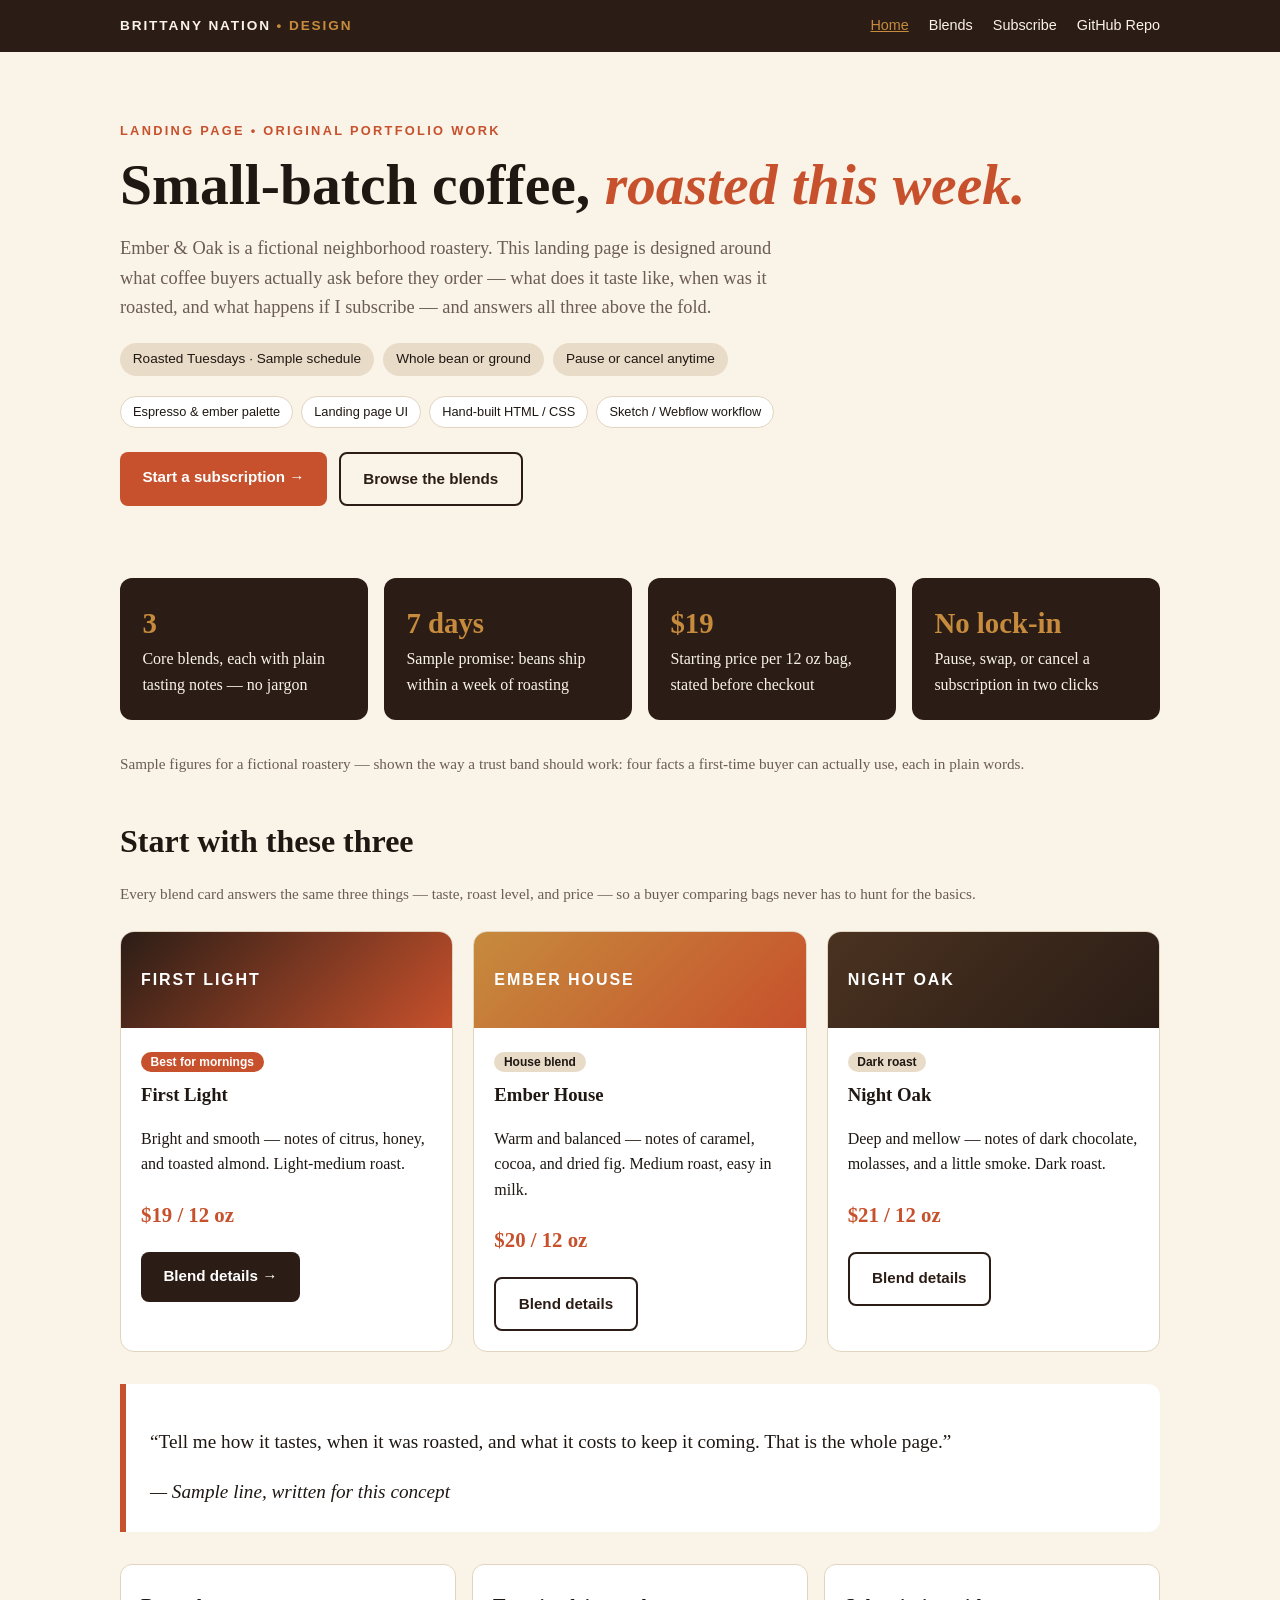
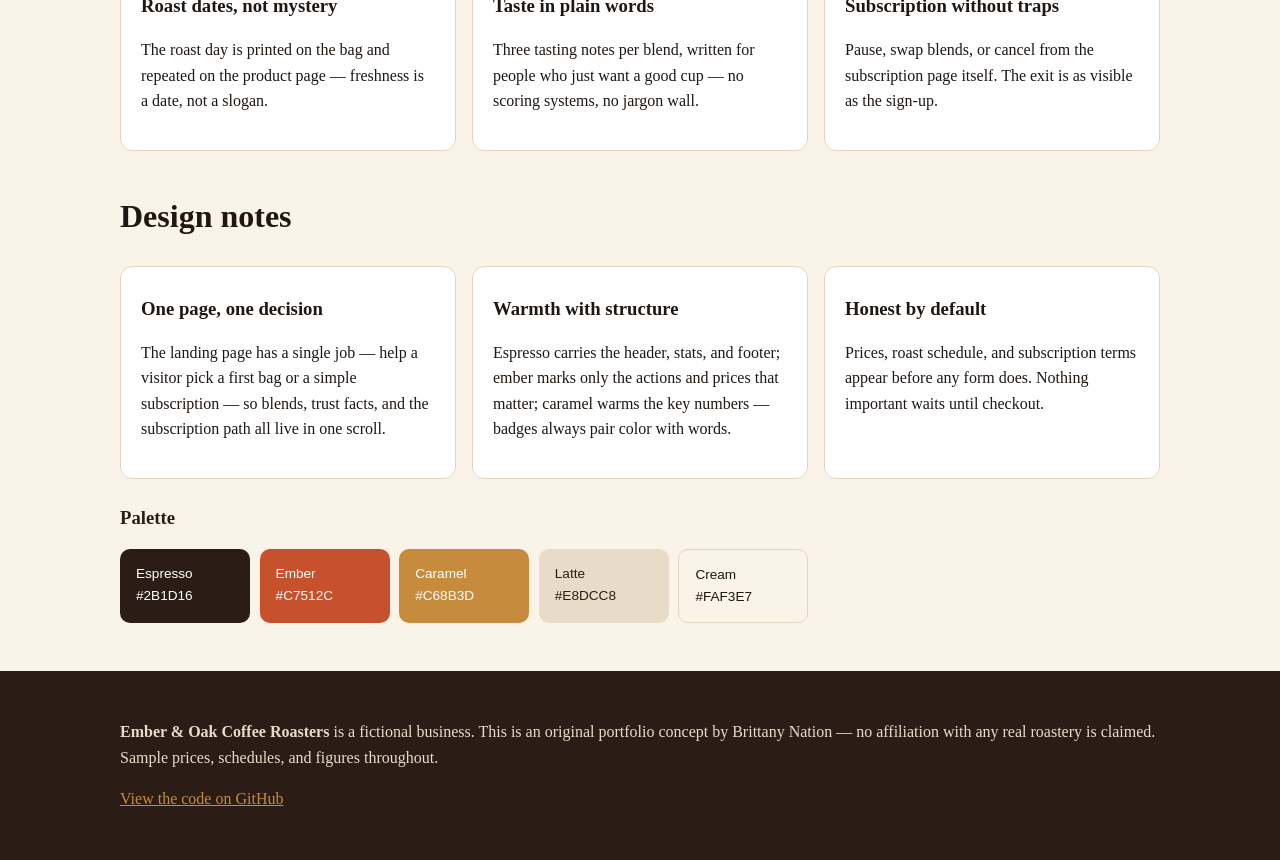
<file: index.html>
<!doctype html>
<html lang="en">
<head>
<meta charset="utf-8">
<meta name="viewport" content="width=device-width, initial-scale=1">
<title>Ember &amp; Oak Coffee Roasters — Landing Page UI Concept | Brittany Nation</title>
<meta name="description" content="Ember & Oak is an original landing page UI concept for a fictional small-batch coffee roastery — three blends with tasting notes up front, a simple subscription, and roast dates stated before checkout, in espresso, caramel, and ember.">
<meta property="og:type" content="website">
<meta property="og:title" content="Ember &amp; Oak Coffee Roasters — Landing Page UI Concept | Brittany Nation">
<meta property="og:description" content="An original landing page concept — small-batch coffee with tasting notes, roast dates, and a simple subscription, in espresso, caramel &amp; ember. Designed by Brittany Nation (Sketch / Webflow workflow, hand-built HTML/CSS).">
<meta property="og:url" content="https://brittanynation.github.io/coffee-roastery-landing/">
<meta property="og:image" content="https://brittanynation.github.io/coffee-roastery-landing/og-image.png">
<meta property="og:image:width" content="1200">
<meta property="og:image:height" content="627">
<meta name="twitter:card" content="summary_large_image">
<meta name="twitter:title" content="Ember &amp; Oak Coffee Roasters — Landing Page UI Concept | Brittany Nation">
<meta name="twitter:description" content="Landing page UI concept for a fictional small-batch coffee roastery. Espresso, caramel &amp; ember. Original portfolio work by Brittany Nation.">
<meta name="twitter:image" content="https://brittanynation.github.io/coffee-roastery-landing/og-image.png">
<link rel="stylesheet" href="styles.css">
</head>
<body>
<a class="skip" href="#main">Skip to content</a>
<header class="topbar"><div class="wrap"><div class="brand">BRITTANY NATION <span>• DESIGN</span></div><nav class="nav" aria-label="Project"><a href="index.html" aria-current="page">Home</a><a href="blends.html">Blends</a><a href="subscribe.html">Subscribe</a><a href="https://github.com/BrittanyNation/coffee-roastery-landing">GitHub Repo</a></nav></div></header>
<main id="main"><div class="wrap">
  <section class="hero">
    <p class="eyebrow">Landing Page • Original Portfolio Work</p>
    <h1>Small-batch coffee, <em>roasted this week.</em></h1>
    <p class="lede">Ember &amp; Oak is a fictional neighborhood roastery. This landing page is designed around what coffee buyers actually ask before they order — what does it taste like, when was it roasted, and what happens if I subscribe — and answers all three above the fold.</p>
    <div class="meta-row"><span>Roasted Tuesdays · Sample schedule</span><span>Whole bean or ground</span><span>Pause or cancel anytime</span></div>
    <div class="pills"><span class="pill">Espresso &amp; ember palette</span><span class="pill">Landing page UI</span><span class="pill">Hand-built HTML / CSS</span><span class="pill">Sketch / Webflow workflow</span></div>
    <div class="cta-row"><a class="btn btn-ember" href="subscribe.html">Start a subscription →</a><a class="btn btn-ghost" href="blends.html">Browse the blends</a></div>
  </section>

  <section aria-label="The roastery at a glance">
    <div class="stats">
      <div class="stat"><strong>3</strong><span>Core blends, each with plain tasting notes — no jargon</span></div>
      <div class="stat"><strong>7 days</strong><span>Sample promise: beans ship within a week of roasting</span></div>
      <div class="stat"><strong>$19</strong><span>Starting price per 12 oz bag, stated before checkout</span></div>
      <div class="stat"><strong>No lock-in</strong><span>Pause, swap, or cancel a subscription in two clicks</span></div>
    </div>
    <p class="hint">Sample figures for a fictional roastery — shown the way a trust band should work: four facts a first-time buyer can actually use, each in plain words.</p>
  </section>

  <section aria-label="Featured blends">
    <h2>Start with these three</h2>
    <p class="hint">Every blend card answers the same three things — taste, roast level, and price — so a buyer comparing bags never has to hunt for the basics.</p>
    <div class="grid3">
      <article class="card">
        <div class="card-visual v-first">FIRST LIGHT</div>
        <div class="card-body"><span class="badge badge-ember">Best for mornings</span><h3>First Light</h3><p>Bright and smooth — notes of citrus, honey, and toasted almond. Light-medium roast.</p><p class="price">$19 / 12 oz</p><a class="btn btn-primary" href="blends.html">Blend details →</a></div>
      </article>
      <article class="card">
        <div class="card-visual v-second">EMBER HOUSE</div>
        <div class="card-body"><span class="badge">House blend</span><h3>Ember House</h3><p>Warm and balanced — notes of caramel, cocoa, and dried fig. Medium roast, easy in milk.</p><p class="price">$20 / 12 oz</p><a class="btn btn-ghost" href="blends.html">Blend details</a></div>
      </article>
      <article class="card">
        <div class="card-visual v-third">NIGHT OAK</div>
        <div class="card-body"><span class="badge">Dark roast</span><h3>Night Oak</h3><p>Deep and mellow — notes of dark chocolate, molasses, and a little smoke. Dark roast.</p><p class="price">$21 / 12 oz</p><a class="btn btn-ghost" href="blends.html">Blend details</a></div>
      </article>
    </div>
  </section>

  <section aria-label="Why buyers choose Ember and Oak">
    <div class="story"><p>“Tell me how it tastes, when it was roasted, and what it costs to keep it coming. That is the whole page.”</p><cite>— Sample line, written for this concept</cite></div>
    <div class="notes">
      <div class="note"><h3>Roast dates, not mystery</h3><p>The roast day is printed on the bag and repeated on the product page — freshness is a date, not a slogan.</p></div>
      <div class="note"><h3>Taste in plain words</h3><p>Three tasting notes per blend, written for people who just want a good cup — no scoring systems, no jargon wall.</p></div>
      <div class="note"><h3>Subscription without traps</h3><p>Pause, swap blends, or cancel from the subscription page itself. The exit is as visible as the sign-up.</p></div>
    </div>
  </section>

  <section aria-label="Design notes">
    <h2>Design notes</h2>
    <div class="notes">
      <div class="note"><h3>One page, one decision</h3><p>The landing page has a single job — help a visitor pick a first bag or a simple subscription — so blends, trust facts, and the subscription path all live in one scroll.</p></div>
      <div class="note"><h3>Warmth with structure</h3><p>Espresso carries the header, stats, and footer; ember marks only the actions and prices that matter; caramel warms the key numbers — badges always pair color with words.</p></div>
      <div class="note"><h3>Honest by default</h3><p>Prices, roast schedule, and subscription terms appear before any form does. Nothing important waits until checkout.</p></div>
    </div>
    <h3 style="color:var(--espresso)">Palette</h3>
    <div class="swatch">
      <span style="background:#2B1D16;color:#fff">Espresso<br>#2B1D16</span>
      <span style="background:#C7512C;color:#fff">Ember<br>#C7512C</span>
      <span style="background:#C68B3D;color:#fff">Caramel<br>#C68B3D</span>
      <span style="background:#E8DCC8;color:#2B1D16">Latte<br>#E8DCC8</span>
      <span style="background:#FAF3E7;border:1px solid #E2D5C0;color:#1F1712">Cream<br>#FAF3E7</span>
    </div>
  </section>
</div></main>
<footer><div class="wrap"><p><strong>Ember &amp; Oak Coffee Roasters</strong> is a fictional business. This is an original portfolio concept by Brittany Nation — no affiliation with any real roastery is claimed. Sample prices, schedules, and figures throughout.</p><p><a href="https://github.com/BrittanyNation/coffee-roastery-landing">View the code on GitHub</a></p></div></footer>
<script src="subscribe.js"></script>
</body>
</html>
</file>
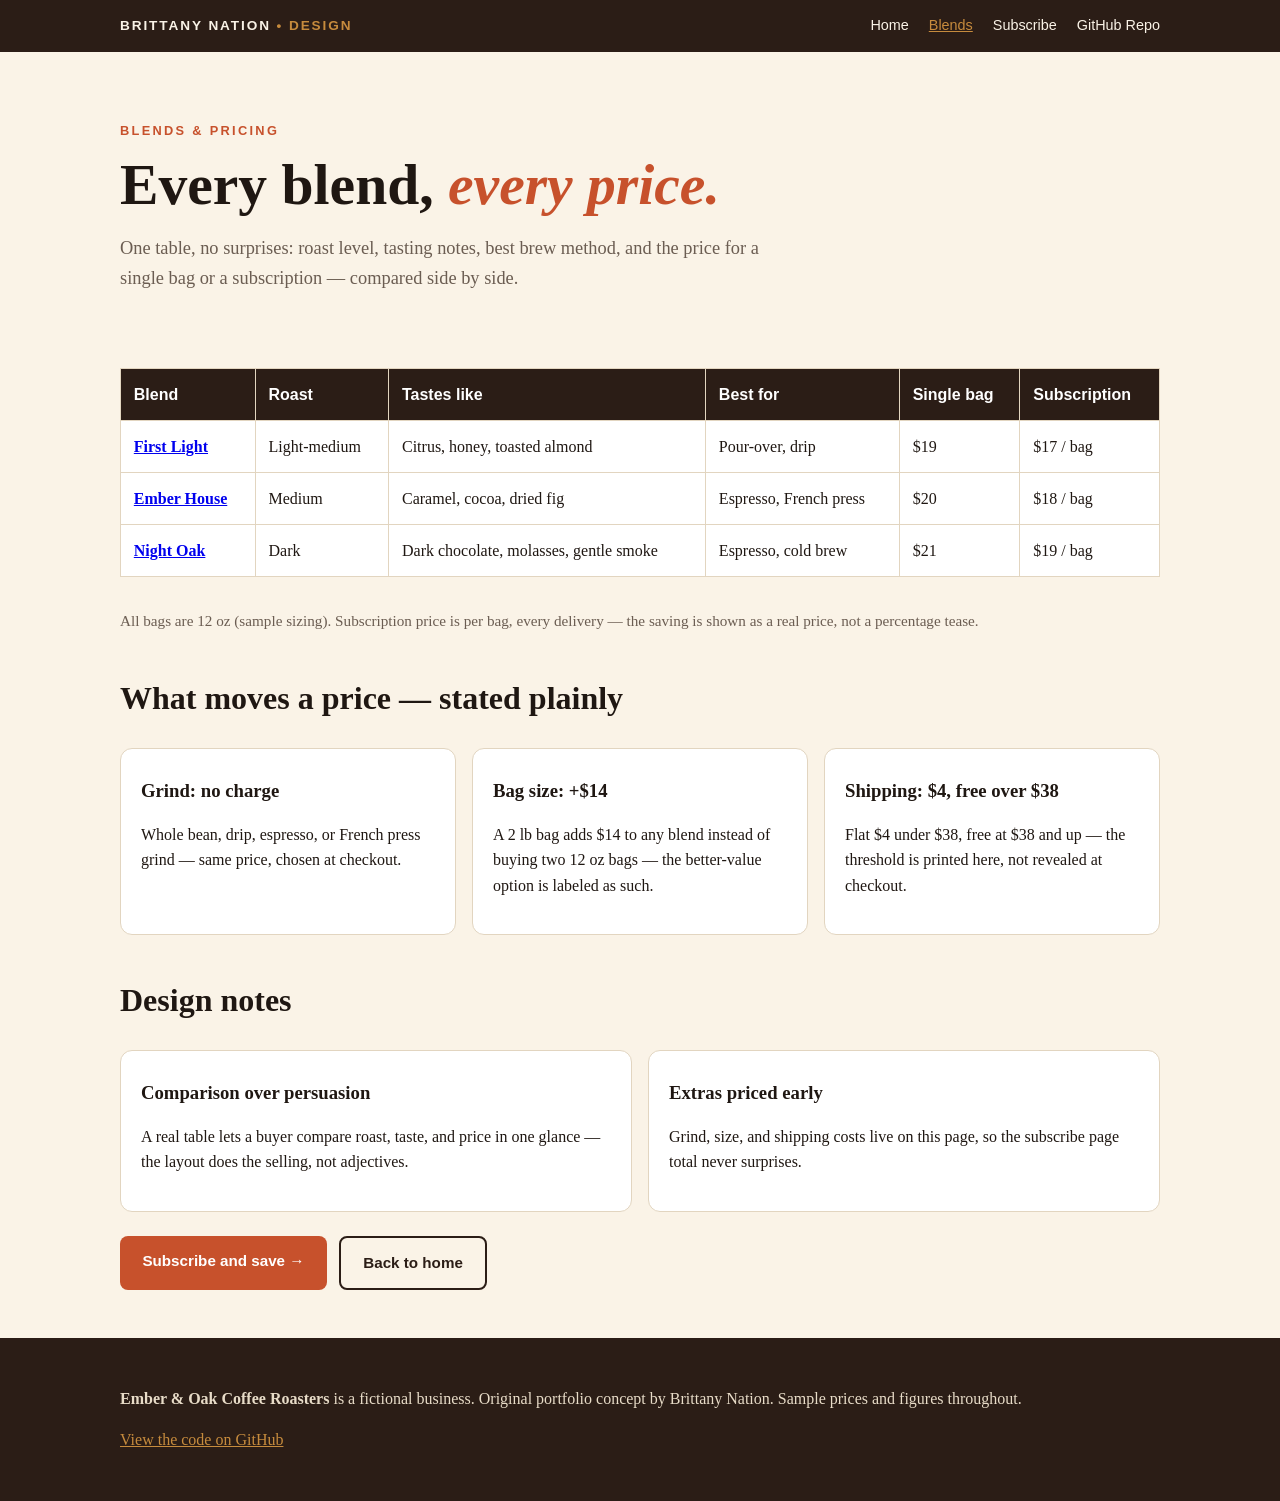
<file: blends.html>
<!doctype html>
<html lang="en">
<head>
<meta charset="utf-8">
<meta name="viewport" content="width=device-width, initial-scale=1">
<title>Blends — Ember &amp; Oak Coffee Roasters | Brittany Nation</title>
<meta name="description" content="All three Ember & Oak blends with roast level, tasting notes, brew guidance, and full pricing — an original landing page UI concept by Brittany Nation.">
<meta property="og:type" content="website">
<meta property="og:title" content="Blends — Ember &amp; Oak Coffee Roasters | Brittany Nation">
<meta property="og:description" content="Three fictional coffee blends with plain tasting notes, roast levels, and prices stated up front. Espresso, caramel &amp; ember.">
<meta property="og:url" content="https://brittanynation.github.io/coffee-roastery-landing/blends.html">
<meta property="og:image" content="https://brittanynation.github.io/coffee-roastery-landing/og-image.png">
<meta property="og:image:width" content="1200"><meta property="og:image:height" content="627">
<meta name="twitter:card" content="summary_large_image">
<meta name="twitter:image" content="https://brittanynation.github.io/coffee-roastery-landing/og-image.png">
<link rel="stylesheet" href="styles.css">
</head>
<body>
<a class="skip" href="#main">Skip to content</a>
<header class="topbar"><div class="wrap"><div class="brand">BRITTANY NATION <span>• DESIGN</span></div><nav class="nav" aria-label="Project"><a href="index.html">Home</a><a href="blends.html" aria-current="page">Blends</a><a href="subscribe.html">Subscribe</a><a href="https://github.com/BrittanyNation/coffee-roastery-landing">GitHub Repo</a></nav></div></header>
<main id="main"><div class="wrap">
  <section class="hero">
    <p class="eyebrow">Blends &amp; Pricing</p>
    <h1>Every blend, <em>every price.</em></h1>
    <p class="lede">One table, no surprises: roast level, tasting notes, best brew method, and the price for a single bag or a subscription — compared side by side.</p>
  </section>
  <section aria-label="Blend comparison">
    <div class="tablewrap"><table>
      <thead><tr><th>Blend</th><th>Roast</th><th>Tastes like</th><th>Best for</th><th>Single bag</th><th>Subscription</th></tr></thead>
      <tbody>
        <tr><td><strong><a href="subscribe.html" data-blend-link="first">First Light</a></strong></td><td>Light-medium</td><td>Citrus, honey, toasted almond</td><td>Pour-over, drip</td><td>$19</td><td>$17 / bag</td></tr>
        <tr><td><strong><a href="subscribe.html" data-blend-link="ember">Ember House</a></strong></td><td>Medium</td><td>Caramel, cocoa, dried fig</td><td>Espresso, French press</td><td>$20</td><td>$18 / bag</td></tr>
        <tr><td><strong><a href="subscribe.html" data-blend-link="night">Night Oak</a></strong></td><td>Dark</td><td>Dark chocolate, molasses, gentle smoke</td><td>Espresso, cold brew</td><td>$21</td><td>$19 / bag</td></tr>
      </tbody>
    </table></div>
    <p class="hint">All bags are 12 oz (sample sizing). Subscription price is per bag, every delivery — the saving is shown as a real price, not a percentage tease.</p>
  </section>
  <section aria-label="What changes the price">
    <h2>What moves a price — stated plainly</h2>
    <div class="notes">
      <div class="note"><h3>Grind: no charge</h3><p>Whole bean, drip, espresso, or French press grind — same price, chosen at checkout.</p></div>
      <div class="note"><h3>Bag size: +$14</h3><p>A 2 lb bag adds $14 to any blend instead of buying two 12 oz bags — the better-value option is labeled as such.</p></div>
      <div class="note"><h3>Shipping: $4, free over $38</h3><p>Flat $4 under $38, free at $38 and up — the threshold is printed here, not revealed at checkout.</p></div>
    </div>
  </section>
  <section aria-label="Design notes for blends page">
    <h2>Design notes</h2>
    <div class="notes">
      <div class="note"><h3>Comparison over persuasion</h3><p>A real table lets a buyer compare roast, taste, and price in one glance — the layout does the selling, not adjectives.</p></div>
      <div class="note"><h3>Extras priced early</h3><p>Grind, size, and shipping costs live on this page, so the subscribe page total never surprises.</p></div>
    </div>
    <div class="cta-row"><a class="btn btn-ember" href="subscribe.html">Subscribe and save →</a><a class="btn btn-ghost" href="index.html">Back to home</a></div>
  </section>
</div></main>
<footer><div class="wrap"><p><strong>Ember &amp; Oak Coffee Roasters</strong> is a fictional business. Original portfolio concept by Brittany Nation. Sample prices and figures throughout.</p><p><a href="https://github.com/BrittanyNation/coffee-roastery-landing">View the code on GitHub</a></p></div></footer>
<script src="subscribe.js"></script>
</body>
</html>
</file>
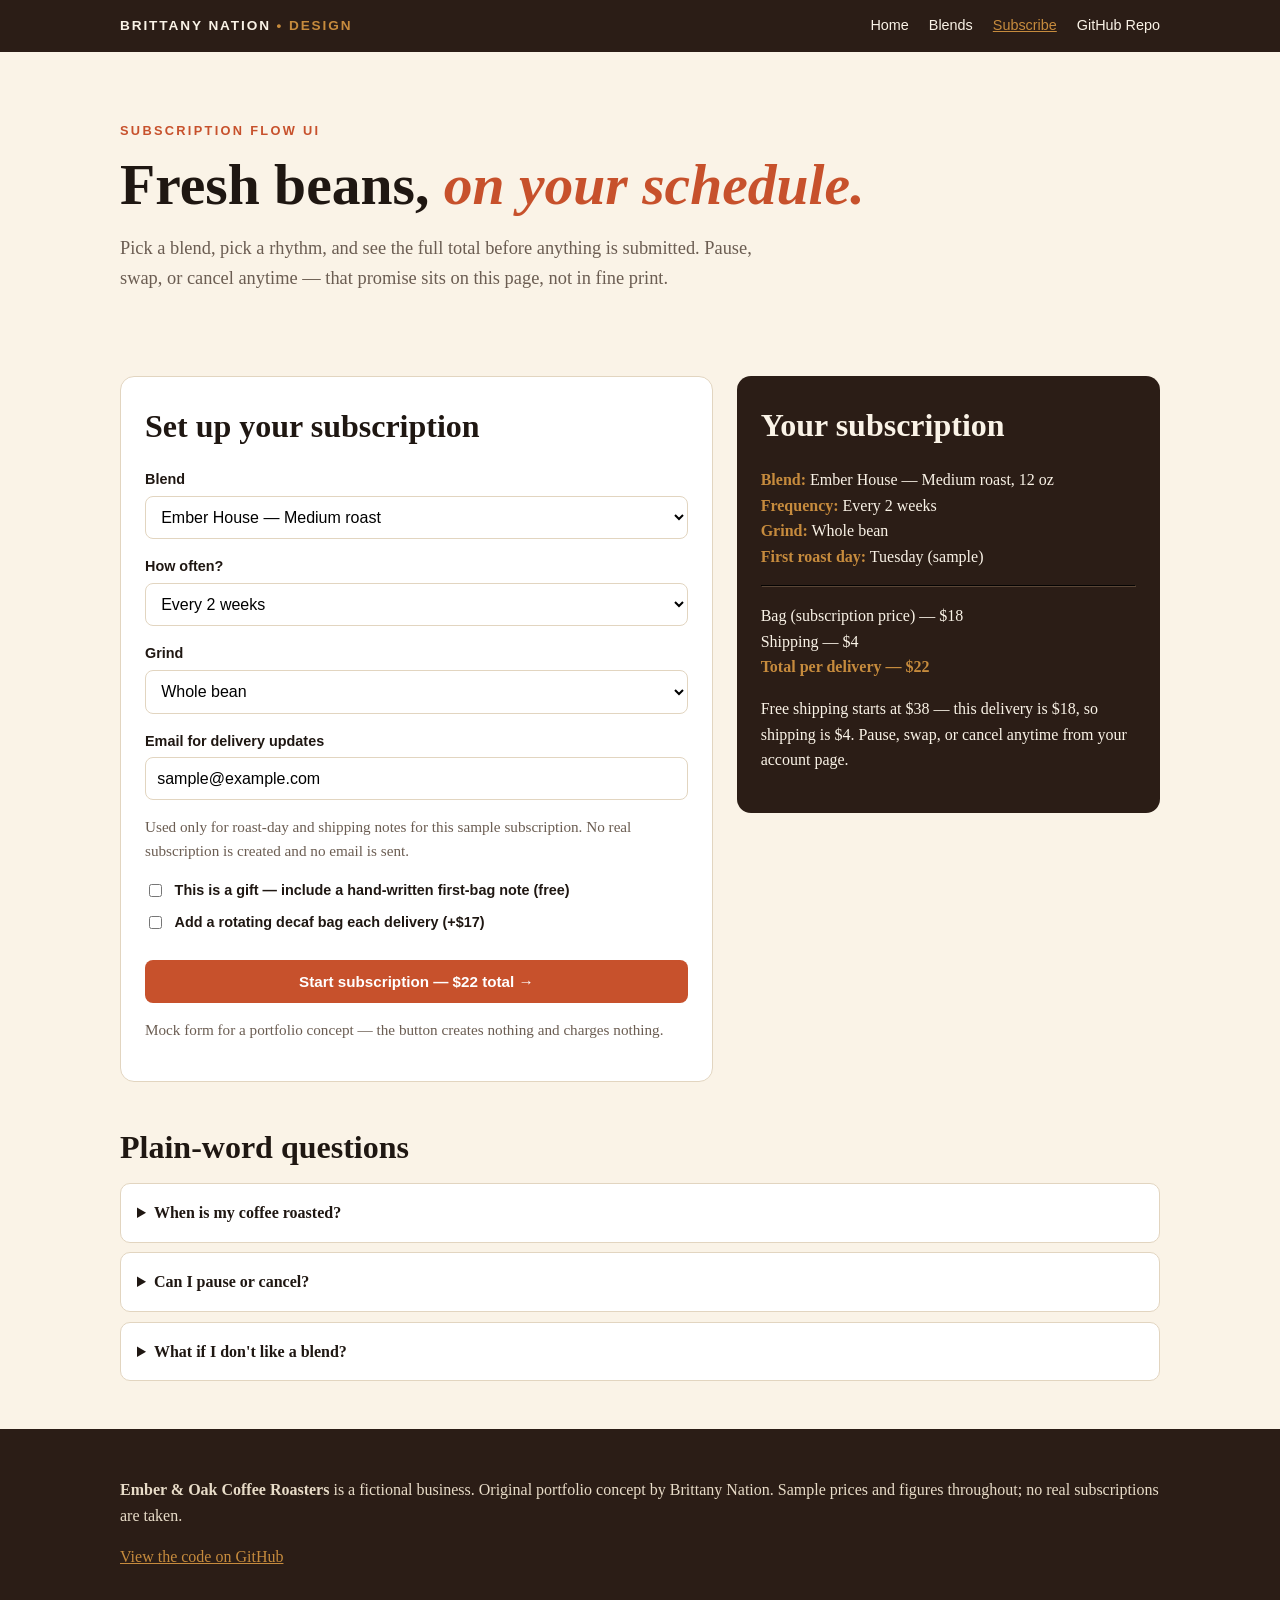
<file: subscribe.html>
<!doctype html>
<html lang="en">
<head>
<meta charset="utf-8">
<meta name="viewport" content="width=device-width, initial-scale=1">
<title>Subscribe — Ember &amp; Oak Coffee Roasters | Brittany Nation</title>
<meta name="description" content="A calm subscription flow UI for Ember & Oak — blend, frequency, and grind chosen in plain steps, with a travelling order summary totaling $22. Original concept by Brittany Nation.">
<meta property="og:type" content="website">
<meta property="og:title" content="Subscribe — Ember &amp; Oak Coffee Roasters | Brittany Nation">
<meta property="og:description" content="Subscription flow UI concept with a travelling summary — blend, frequency, grind, and total stated before submit. Espresso, caramel &amp; ember.">
<meta property="og:url" content="https://brittanynation.github.io/coffee-roastery-landing/subscribe.html">
<meta property="og:image" content="https://brittanynation.github.io/coffee-roastery-landing/og-image.png">
<meta property="og:image:width" content="1200"><meta property="og:image:height" content="627">
<meta name="twitter:card" content="summary_large_image">
<meta name="twitter:image" content="https://brittanynation.github.io/coffee-roastery-landing/og-image.png">
<link rel="stylesheet" href="styles.css">
</head>
<body>
<a class="skip" href="#main">Skip to content</a>
<header class="topbar"><div class="wrap"><div class="brand">BRITTANY NATION <span>• DESIGN</span></div><nav class="nav" aria-label="Project"><a href="index.html">Home</a><a href="blends.html">Blends</a><a href="subscribe.html" aria-current="page">Subscribe</a><a href="https://github.com/BrittanyNation/coffee-roastery-landing">GitHub Repo</a></nav></div></header>
<main id="main"><div class="wrap">
  <section class="hero">
    <p class="eyebrow">Subscription Flow UI</p>
    <h1>Fresh beans, <em>on your schedule.</em></h1>
    <p class="lede">Pick a blend, pick a rhythm, and see the full total before anything is submitted. Pause, swap, or cancel anytime — that promise sits on this page, not in fine print.</p>
  </section>
  <div class="grid2" id="subscribe-grid">
    <form id="subscribe-form" aria-label="Subscription form (mock)" novalidate>
      <h2 style="margin-top:0">Set up your subscription</h2>
      <label for="blend">Blend</label>
      <select id="blend" name="blend"><option value="ember" selected>Ember House — Medium roast</option><option value="first">First Light — Light-medium roast</option><option value="night">Night Oak — Dark roast</option><option value="surprise">Surprise me — roaster's pick each time</option></select>
      <label for="freq">How often?</label>
      <select id="freq" name="freq"><option>Every week</option><option selected>Every 2 weeks</option><option>Every 4 weeks</option></select>
      <label for="grind">Grind</label>
      <select id="grind" name="grind"><option selected>Whole bean</option><option>Drip</option><option>Espresso</option><option>French press</option></select>
      <label for="email">Email for delivery updates</label>
      <input id="email" name="email" type="email" value="sample@example.com" autocomplete="email"><p class="error" id="err-email">Please enter a valid email address for the delivery updates.</p>
      <p class="hint">Used only for roast-day and shipping notes for this sample subscription. No real subscription is created and no email is sent.</p>
      <div class="check"><input type="checkbox" id="gift" name="gift"><label for="gift" style="margin:0">This is a gift — include a hand-written first-bag note (free)</label></div>
      <div class="check"><input type="checkbox" id="decaf" name="decaf"><label for="decaf" style="margin:0">Add a rotating decaf bag each delivery (+$17)</label></div>
      <button class="btn btn-ember" type="submit" id="subscribe-btn" style="border:0;cursor:pointer;width:100%;margin-top:1rem">Start subscription — $22 total →</button>
      <p class="hint">Mock form for a portfolio concept — the button creates nothing and charges nothing.</p>
    </form>
    <aside class="summary" aria-label="Order summary">
      <h2 style="margin-top:0;color:var(--cream)">Your subscription</h2>
      <p id="sum-details"><strong>Blend:</strong> Ember House — Medium roast, 12 oz<br><strong>Frequency:</strong> Every 2 weeks<br><strong>Grind:</strong> Whole bean<br><strong>First roast day:</strong> Tuesday (sample)</p>
      <hr style="border-color:#5A4636">
      <p id="sum-lines">Bag (subscription price) — $18<br>Shipping — $4<br><strong>Total per delivery — $22</strong></p>
      <p id="sum-note">Free shipping starts at $38. Pause, swap, or cancel anytime from your account page.</p>
    </aside>
  </div>
  <section id="sub-confirmation" class="confirmation" aria-label="Subscription confirmation" hidden>
    <h2 style="margin-top:0">Your sample subscription is set up.</h2>
    <p>Reference: <strong id="conf-ref"></strong></p>
    <p id="conf-summary"></p>
    <p>Roast-day and shipping notes would go to <strong id="conf-email"></strong>, starting with the next Tuesday roast (sample schedule).</p>
    <p class="hint">This is a portfolio demo — no real subscription was created, no payment was taken, and no email will be sent. Pause, swap, or cancel anytime — in a live shop, that promise would live on your account page.</p>
    <p><a class="btn btn-ember" href="blends.html">Browse the blends again →</a></p>
  </section>
  <section aria-label="Questions">
    <h2>Plain-word questions</h2>
    <details><summary>When is my coffee roasted?</summary><p>On Tuesdays, in this sample schedule — your bag's roast date is printed on the label and repeated in the shipping email.</p></details>
    <details><summary>Can I pause or cancel?</summary><p>Yes — pause for a delivery, swap blends, or cancel entirely, from your account page, with no phone call and no fee.</p></details>
    <details><summary>What if I don't like a blend?</summary><p>Tell us within the first delivery (sample policy) and the next bag is a different blend on us — the promise is stated here, before you subscribe.</p></details>
  </section>
</div></main>
<footer><div class="wrap"><p><strong>Ember &amp; Oak Coffee Roasters</strong> is a fictional business. Original portfolio concept by Brittany Nation. Sample prices and figures throughout; no real subscriptions are taken.</p><p><a href="https://github.com/BrittanyNation/coffee-roastery-landing">View the code on GitHub</a></p></div></footer>
<script src="subscribe.js"></script>
</body>
</html>
</file>
<file: styles.css>
:root{--espresso:#2B1D16;--ember:#C7512C;--caramel:#C68B3D;--cream:#FAF3E7;--latte:#E8DCC8;--ink:#1F1712;--muted:#6B5D52;--line:#E2D5C0;--white:#fff}
*{box-sizing:border-box}body{margin:0;font-family:Georgia,'Times New Roman',serif;background:var(--cream);color:var(--ink);line-height:1.6}
.skip{position:absolute;left:-9999px}.skip:focus{left:1rem;top:1rem;background:#fff;padding:.5rem 1rem;z-index:10}
.wrap{max-width:1080px;margin:0 auto;padding:0 1.25rem}
.topbar{background:var(--espresso);color:var(--cream)} .topbar .wrap{display:flex;justify-content:space-between;align-items:center;padding:.9rem 1.25rem;flex-wrap:wrap;gap:.75rem}
.brand{font-family:Arial,sans-serif;font-weight:700;letter-spacing:.14em;font-size:.85rem}.brand span{color:var(--caramel)}
.nav{display:flex;gap:1.25rem;flex-wrap:wrap}.nav a{color:var(--cream);text-decoration:none;font-family:Arial,sans-serif;font-size:.9rem}.nav a:hover,.nav a[aria-current]{color:var(--caramel);text-decoration:underline}
.hero{padding:3.5rem 0 2.5rem}.eyebrow{font-family:Arial,sans-serif;letter-spacing:.18em;text-transform:uppercase;color:var(--ember);font-size:.8rem;font-weight:700}
h1{font-size:clamp(2.2rem,5vw,3.6rem);line-height:1.08;margin:.5rem 0 1rem}h1 em{color:var(--ember);font-style:italic}
.lede{font-size:1.15rem;max-width:42rem;color:var(--muted)}
.meta-row{display:flex;gap:.6rem;flex-wrap:wrap;margin:1.25rem 0}.meta-row span{background:var(--latte);padding:.35rem .8rem;border-radius:999px;font-family:Arial,sans-serif;font-size:.85rem}
.pills{display:flex;gap:.5rem;flex-wrap:wrap;margin:1rem 0}.pill{border:1px solid var(--line);background:#fff;padding:.3rem .75rem;border-radius:999px;font-family:Arial,sans-serif;font-size:.8rem}
.cta-row{display:flex;gap:.75rem;flex-wrap:wrap;margin-top:1.5rem}
.btn{display:inline-block;padding:.8rem 1.4rem;border-radius:8px;text-decoration:none;font-family:Arial,sans-serif;font-weight:700;font-size:.95rem}
.btn-ember{background:var(--ember);color:#fff}.btn-primary{background:var(--espresso);color:#fff}.btn-ghost{border:2px solid var(--espresso);color:var(--espresso);background:transparent}
.stats{display:grid;grid-template-columns:repeat(auto-fit,minmax(200px,1fr));gap:1rem;margin:2rem 0}
.stat{background:var(--espresso);color:var(--cream);padding:1.4rem;border-radius:12px}.stat strong{display:block;font-size:1.8rem;color:var(--caramel)}
.hint{color:var(--muted);font-size:.95rem}
h2{font-size:2rem;margin:2.5rem 0 .5rem}h3{margin:.4rem 0}
.grid3{display:grid;grid-template-columns:repeat(auto-fit,minmax(260px,1fr));gap:1.25rem;margin:1.5rem 0}
.card{background:#fff;border:1px solid var(--line);border-radius:14px;overflow:hidden}
.card-visual{padding:2.2rem 1.25rem;color:#fff;font-family:Arial,sans-serif;font-weight:700;letter-spacing:.12em}
.v-first{background:linear-gradient(135deg,#2B1D16,#C7512C)}.v-second{background:linear-gradient(135deg,#C68B3D,#C7512C)}.v-third{background:linear-gradient(135deg,#4A3220,#2B1D16)}
.card-body{padding:1.25rem}.badge{background:var(--latte);padding:.2rem .6rem;border-radius:999px;font-family:Arial,sans-serif;font-size:.75rem;font-weight:700}.badge-ember{background:var(--ember);color:#fff}
.price{font-size:1.3rem;font-weight:700;color:var(--ember)}
.story{background:#fff;border-left:6px solid var(--ember);padding:1.5rem;border-radius:0 12px 12px 0;margin:2rem 0;font-size:1.2rem}
.notes{display:grid;grid-template-columns:repeat(auto-fit,minmax(240px,1fr));gap:1rem;margin:1.5rem 0}
.note{background:#fff;border:1px solid var(--line);border-radius:12px;padding:1.25rem}
.swatch{display:flex;flex-wrap:wrap;gap:.6rem;margin:1rem 0 2rem}.swatch span{padding:.9rem 1rem;border-radius:10px;font-family:Arial,sans-serif;font-size:.85rem;min-width:130px}
table{width:100%;border-collapse:collapse;background:#fff;margin:1rem 0}th,td{padding:.8rem;border:1px solid var(--line);text-align:left}th{background:var(--espresso);color:#fff;font-family:Arial,sans-serif}
.tablewrap{overflow-x:auto}
form{background:#fff;border:1px solid var(--line);border-radius:14px;padding:1.5rem}
label{display:block;font-family:Arial,sans-serif;font-weight:700;margin:1rem 0 .3rem;font-size:.9rem}
input,select,textarea{width:100%;padding:.7rem;border:1px solid var(--line);border-radius:8px;font-size:1rem;background:#fff}
.check{display:flex;gap:.6rem;align-items:flex-start;margin:.6rem 0}.check input{width:auto;margin-top:.3rem}
.summary{background:var(--espresso);color:var(--cream);border-radius:14px;padding:1.5rem}.summary strong{color:var(--caramel)}
.grid2{display:grid;grid-template-columns:1.4fr 1fr;gap:1.5rem;align-items:start;margin:1.5rem 0}@media(max-width:760px){.grid2{grid-template-columns:1fr}}
details{background:#fff;border:1px solid var(--line);border-radius:10px;padding:1rem;margin:.6rem 0}summary{font-weight:700;cursor:pointer}
footer{background:var(--espresso);color:var(--latte);padding:2rem 0;margin-top:3rem}footer a{color:var(--caramel)}

/* --- Working-subscription additions (palette colors only) --- */
.error{display:none;color:var(--ember);font-size:.9rem;margin:.3rem 0 0}
.error.show{display:block}
input.invalid{border-color:var(--ember);outline:2px solid var(--ember)}
.confirmation{background:#fff;border:2px solid var(--caramel);border-radius:14px;padding:1.75rem;margin:1.5rem 0}
</file>
